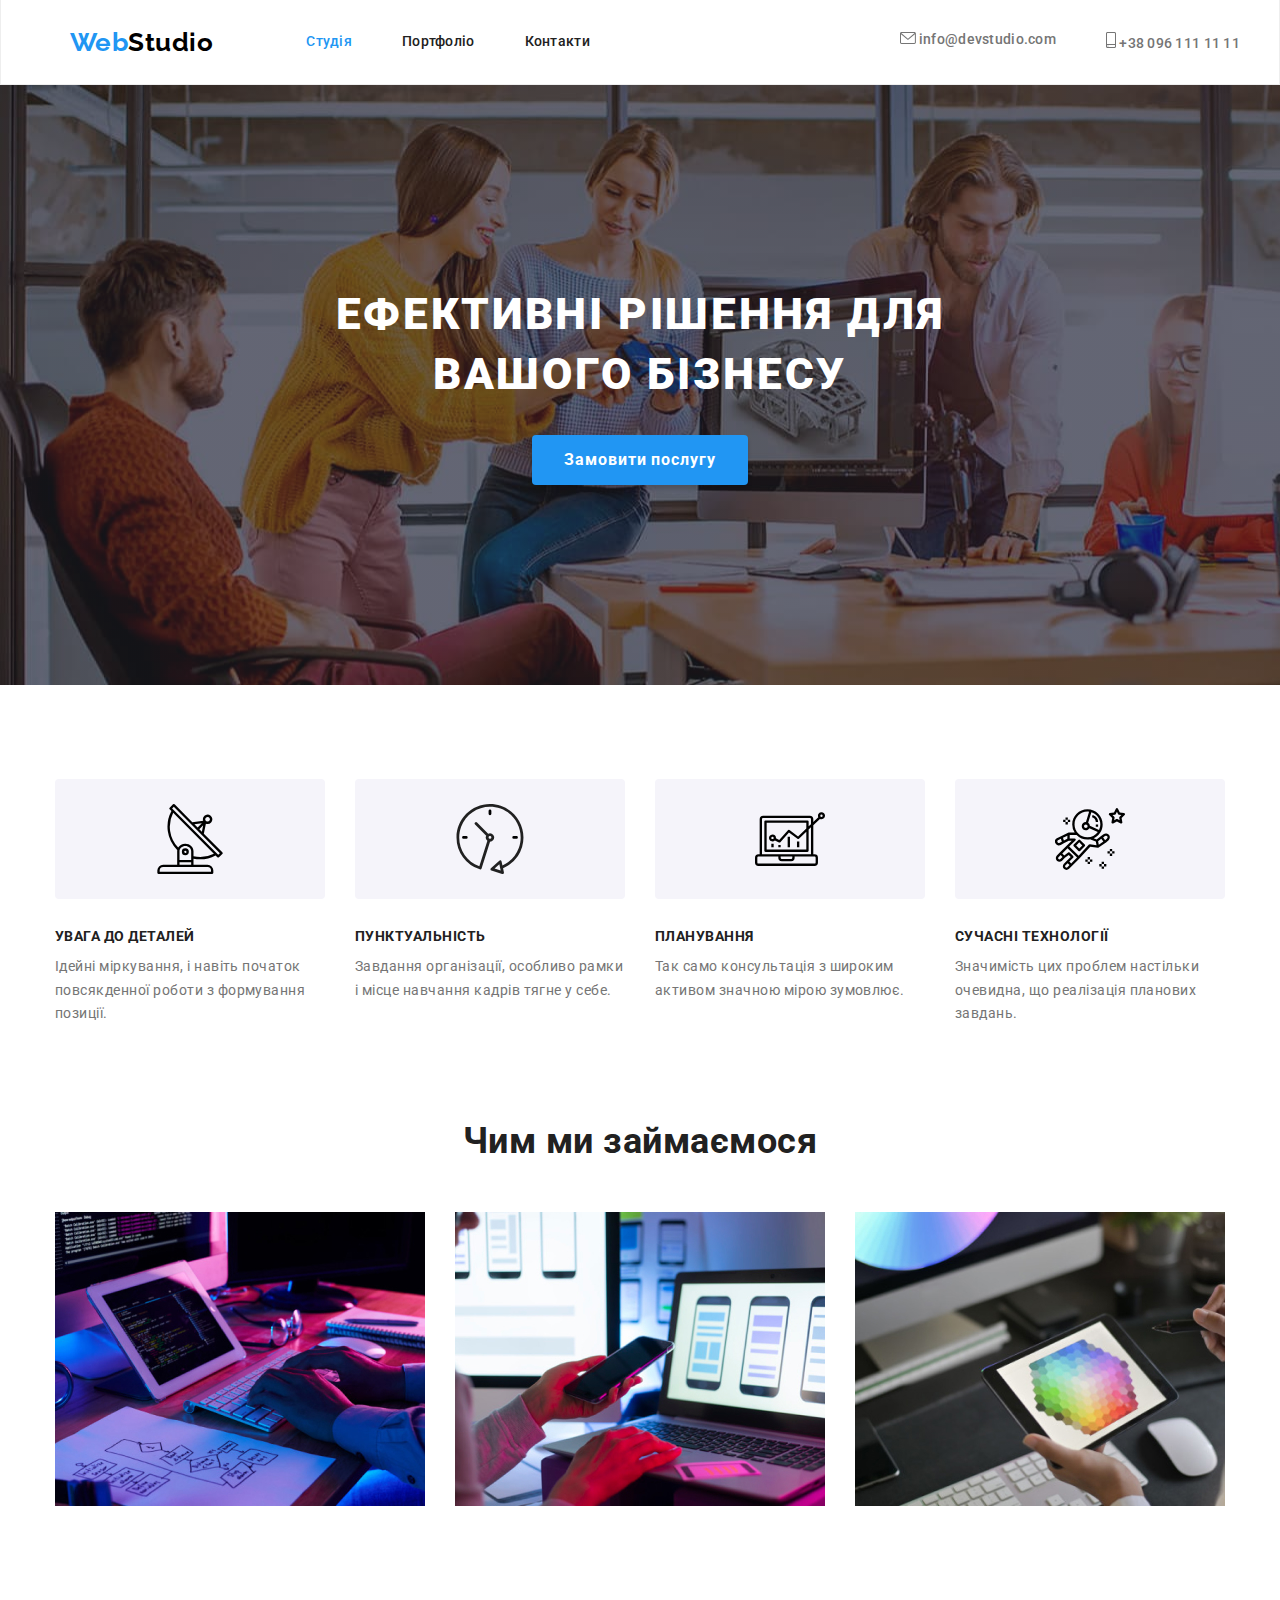
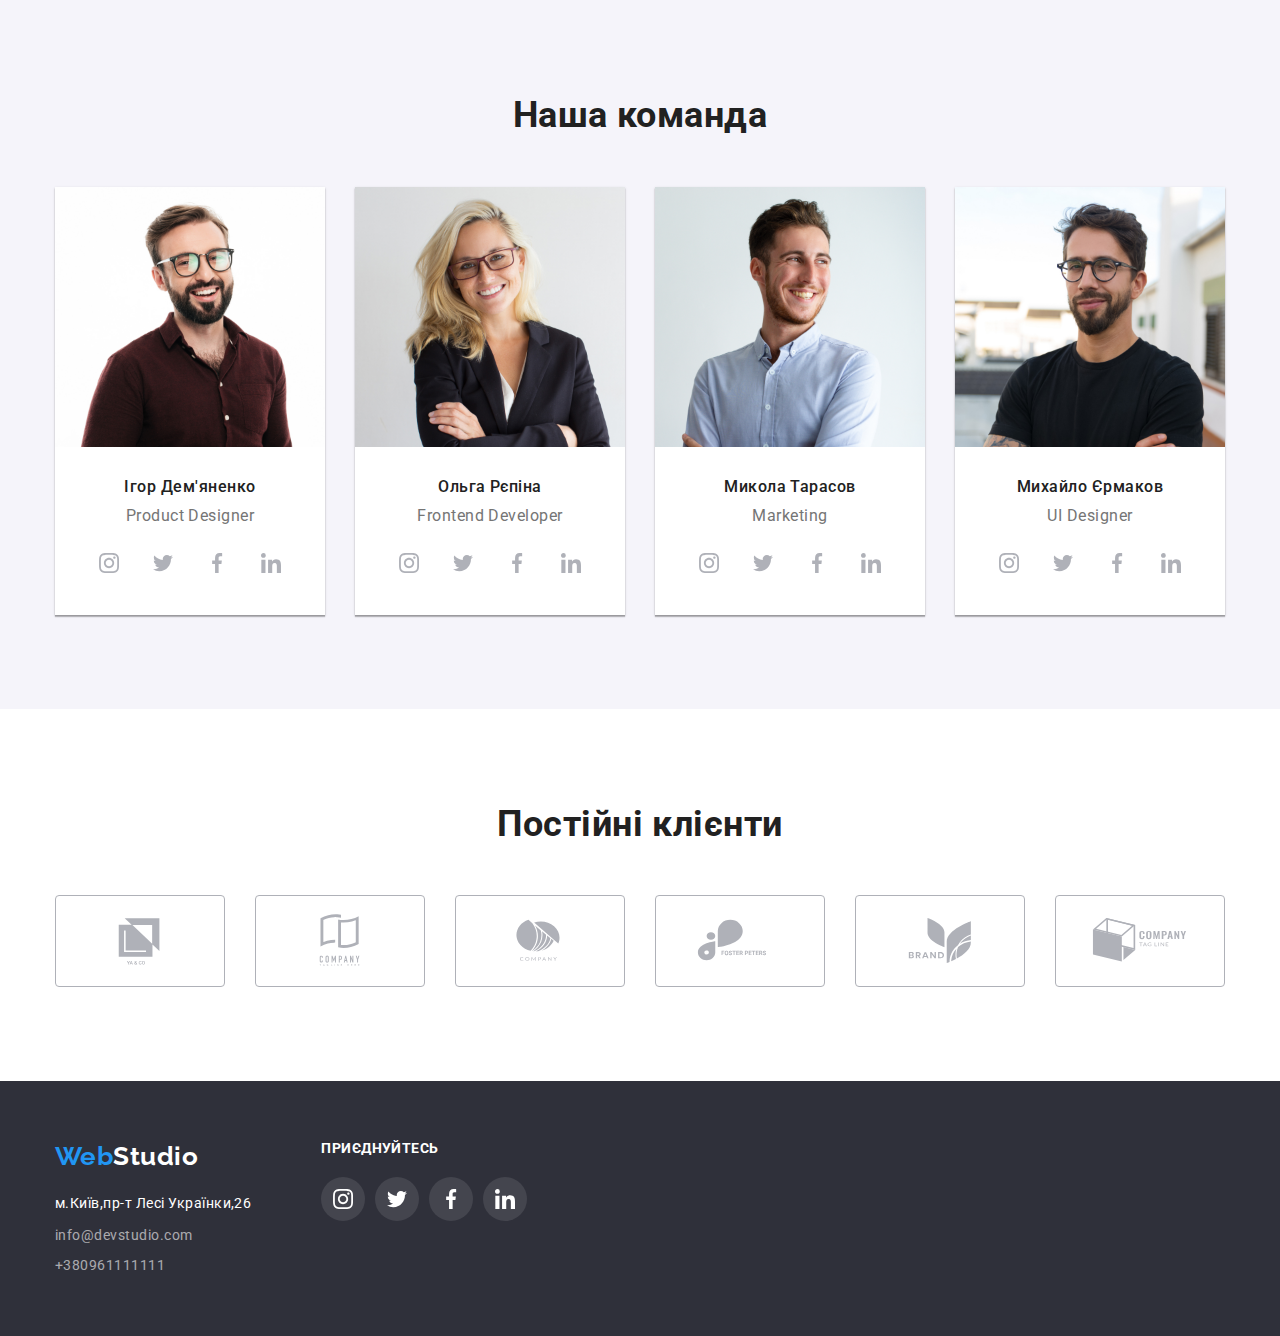
<file: index.html>
<!DOCTYPE html>
<html lang="uk">
  <head>
    <meta charset="UTF-8" />
    <meta http-equiv="X-UA-Compatible" content="IE=edge" />
    <meta name="viewport" content="width=device-width, initial-scale=1.0" />
    <title>Студія</title>
    <link rel="preconnect" href="https://fonts.googleapis.com" />
    <link rel="preconnect" href="https://fonts.gstatic.com" crossorigin />
    <link
      href="https://fonts.googleapis.com/css2?family=Raleway:wght@700&family=Roboto:wght@400;500;700;900&display=swap"
      rel="stylesheet"
    />
    <link
      rel="stylesheet"
      href="https://cdnjs.cloudflare.com/ajax/libs/modern-normalize/1.1.0/modern-normalize.min.css"
    />
    <link rel="stylesheet" href="css/styles.css" />
  </head>
  <body>
    <header class="header">
      <div class="container">
        <nav class="container main-nav">
          <a href="./index.html" class="logo-header"
            >Web<span class="blackstudio">Studio</span></a
          >
          <ul class="site-nav">
            <li class="item">
              <a href="./index.html" class="link current">Студія</a>
            </li>
            <li class="item">
              <a href="./portfolio.html" class="link">Портфоліо</a>
            </li>
            <li class="item">
              <a href="./index.html" class="link">Контакти</a>
            </li>
          </ul>
          <ul class="auto-nav">
            <li class="item">
              <a href="mailto:info@devstudio.com" class="link">
                <svg class="mail" width="16" height="12">
                  <use href="./images/icons.svg#icon-envelope"></use>
                </svg>
                info@devstudio.com</a
              >
            </li>
            <li class="item">
              <a href="tel:+380961111111" class="link">
                <svg class="tel" width="10" height="16">
                  <use href="./images/icons.svg#icon-smartphone"></use>
                </svg>
                +38 096 111 11 11</a
              >
            </li>
          </ul>
        </nav>
      </div>
    </header>

    <main class="main">
      <section class="hero">
        <div class="container">
          <h1 class="hero-title">ЕФЕКТИВНІ РІШЕННЯ ДЛЯ ВАШОГО БІЗНЕСУ</h1>
          <button type="button" class="button-primary">Замовити послугу</button>
        </div>
      </section>

      <section class="feature">
        <div class="container">
          <h2 class="visually-hidden">Особливості</h2>
          <ul class="feature-list">
            <li class="item">
              <div class="feature-soc-list">
                <a href="" class="feature-soc-link link">
                  <svg class="feature-soc-icon" width="70" height="70">
                    <use href="./images/icons.svg#icon-antenna"></use>
                  </svg>
                </a>
              </div>
              <h3 class="list-name">УВАГА ДО ДЕТАЛЕЙ</h3>
              <p class="sense">
                Ідейні міркування, і навіть початок повсякденної роботи з
                формування позиції.
              </p>
            </li>
            <li class="item">
              <div class="feature-soc-list">
                <a href="" class="feature-soc-link link">
                  <svg class="feature-soc-icon" width="70" height="70">
                    <use href="./images/icons.svg#icon-clock"></use>
                  </svg>
                </a>
              </div>
              <h3 class="list-name">ПУНКТУАЛЬНІСТЬ</h3>
              <p class="sense">
                Завдання організації, особливо рамки і місце навчання кадрів
                тягне у себе.
              </p>
            </li>
            <li class="item">
              <div class="feature-soc-list">
                <a href="" class="feature-soc-link link">
                  <svg class="feature-soc-icon" width="70" height="70">
                    <use href="./images/icons.svg#icon-diagram"></use>
                  </svg>
                </a>
              </div>
              <h3 class="list-name">ПЛАНУВАННЯ</h3>
              <p class="sense">
                Так само консультація з широким активом значною мірою зумовлює.
              </p>
            </li>
            <li class="item">
              <div class="feature-soc-list">
                <a href="" class="feature-soc-link link">
                  <svg class="feature-soc-icon" width="70" height="70">
                    <use href="./images/icons.svg#icon-astronaut"></use>
                  </svg>
                </a>
              </div>
              <h3 class="list-name">СУЧАСНІ ТЕХНОЛОГІЇ</h3>
              <p class="sense">
                Значимість цих проблем настільки очевидна, що реалізація
                планових завдань.
              </p>
            </li>
          </ul>
        </div>
      </section>

      <section class="section">
        <div class="container">
          <h2 class="section-title">Чим ми займаємося</h2>
          <ul class="images-list">
            <li class="images-list-box">
              <img src="images/box1.jpg" alt="box1" width="370" height="294" />
            </li>
            <li class="images-list-box">
              <img src="images/box2.jpg" alt="box2" width="370" height="294" />
            </li>
            <li class="images-list-box">
              <img src="images/box3.jpg" alt="box3" width="370" height="294" />
            </li>
          </ul>
        </div>
      </section>

      <section class="team">
        <div class="container">
          <h2 class="section-title">Наша команда</h2>
          <ul class="team-list">
            <li class="team-list-list">
              <img
                src="images/igordemianenko.jpg"
                alt="igordemianenko"
                width="270"
                height="260"
              />
              <div class="name-position">
                <h3 class="name">Ігор Дем'яненко</h3>
                <p class="position">Product Designer</p>
              </div>
              <ul class="team-soc-list list">
                <li class="team-soc-item">
                  <a href="" class="team-soc-link link">
                    <svg class="team-soc-icon" width="20" height="20">
                      <use href="./images/icons.svg#icon-instagram"></use>
                    </svg>
                  </a>
                </li>
                <li class="team-soc-item">
                  <a href="" class="team-soc-link link">
                    <svg class="team-soc-icon" width="20" height="20">
                      <use href="./images/icons.svg#icon-twitter"></use>
                    </svg>
                  </a>
                </li>
                <li class="team-soc-item">
                  <a href="" class="team-soc-link link">
                    <svg class="team-soc-icon" width="20" height="20">
                      <use href="./images/icons.svg#icon-facebook"></use>
                    </svg>
                  </a>
                </li>
                <li class="team-soc-item">
                  <a href="" class="team-soc-link link">
                    <svg class="team-soc-icon" width="20" height="20">
                      <use href="./images/icons.svg#icon-linkedin"></use>
                    </svg>
                  </a>
                </li>
              </ul>
            </li>
            <li class="team-list-list">
              <img
                src="images/olgarepina.jpg"
                alt="olgarepina"
                width="270"
                height="260"
              />
              <div class="name-position">
                <h3 class="name">Ольга Рєпіна</h3>
                <p class="position">Frontend Developer</p>
              </div>
              <ul class="team-soc-list list">
                <li class="team-soc-item">
                  <a href="" class="team-soc-link link">
                    <svg class="team-soc-icon" width="20" height="20">
                      <use href="./images/icons.svg#icon-instagram"></use>
                    </svg>
                  </a>
                </li>
                <li class="team-soc-item">
                  <a href="" class="team-soc-link link">
                    <svg class="team-soc-icon" width="20" height="20">
                      <use href="./images/icons.svg#icon-twitter"></use>
                    </svg>
                  </a>
                </li>
                <li class="team-soc-item">
                  <a href="" class="team-soc-link link">
                    <svg class="team-soc-icon" width="20" height="20">
                      <use href="./images/icons.svg#icon-facebook"></use>
                    </svg>
                  </a>
                </li>
                <li class="team-soc-item">
                  <a href="" class="team-soc-link link">
                    <svg class="team-soc-icon" width="20" height="20">
                      <use href="./images/icons.svg#icon-linkedin"></use>
                    </svg>
                  </a>
                </li>
              </ul>
            </li>
            <li class="team-list-list">
              <img
                src="images/mykolatarasov.jpg"
                alt="mykolatarasov"
                width="270"
                height="260"
              />
              <div class="name-position">
                <h3 class="name">Микола Тарасов</h3>
                <p class="position">Marketing</p>
              </div>
              <ul class="team-soc-list list">
                <li class="team-soc-item">
                  <a href="" class="team-soc-link link">
                    <svg class="team-soc-icon" width="20" height="20">
                      <use href="./images/icons.svg#icon-instagram"></use>
                    </svg>
                  </a>
                </li>
                <li class="team-soc-item">
                  <a href="" class="team-soc-link link">
                    <svg class="team-soc-icon" width="20" height="20">
                      <use href="./images/icons.svg#icon-twitter"></use>
                    </svg>
                  </a>
                </li>
                <li class="team-soc-item">
                  <a href="" class="team-soc-link link">
                    <svg class="team-soc-icon" width="20" height="20">
                      <use href="./images/icons.svg#icon-facebook"></use>
                    </svg>
                  </a>
                </li>
                <li class="team-soc-item">
                  <a href="" class="team-soc-link link">
                    <svg class="team-soc-icon" width="20" height="20">
                      <use href="./images/icons.svg#icon-linkedin"></use>
                    </svg>
                  </a>
                </li>
              </ul>
            </li>
            <li class="team-list-list">
              <img
                src="images/myhailoyermakov.jpg"
                alt="myhailoyermakov"
                width="270"
                height="260"
              />
              <div class="name-position">
                <h3 class="name">Михайло Єрмаков</h3>
                <p class="position">UI Designer</p>
              </div>
              <ul class="team-soc-list list">
                <li class="team-soc-item">
                  <a href="" class="team-soc-link link">
                    <svg class="team-soc-icon" width="20" height="20">
                      <use href="./images/icons.svg#icon-instagram"></use>
                    </svg>
                  </a>
                </li>
                <li class="team-soc-item">
                  <a href="" class="team-soc-link link">
                    <svg class="team-soc-icon" width="20" height="20">
                      <use href="./images/icons.svg#icon-twitter"></use>
                    </svg>
                  </a>
                </li>
                <li class="team-soc-item">
                  <a href="" class="team-soc-link link">
                    <svg class="team-soc-icon" width="20" height="20">
                      <use href="./images/icons.svg#icon-facebook"></use>
                    </svg>
                  </a>
                </li>
                <li class="team-soc-item">
                  <a href="" class="team-soc-link link">
                    <svg class="team-soc-icon" width="20" height="20">
                      <use href="./images/icons.svg#icon-linkedin"></use>
                    </svg>
                  </a>
                </li>
              </ul>
            </li>
          </ul>
        </div>
      </section>

      <section class="section">
        <div class="container">
          <h2 class="client-title">Постійні клієнти</h2>
          <ul class="clients">
            <li class="client-soc-list">
              <a href="" class="client-soc-link link">
                <svg class="client-soc-icon" width="106" height="60">
                  <use href="./images/icons.svg#icon-logo"></use>
                </svg>
              </a>
            </li>
            <li class="client-soc-list">
              <a href="" class="client-soc-link link">
                <svg class="client-soc-icon" width="106" height="60">
                  <use href="./images/icons.svg#icon-logo1"></use>
                </svg>
              </a>
            </li>
            <li class="client-soc-list">
              <a href="" class="client-soc-link link">
                <svg class="client-soc-icon" width="106" height="60">
                  <use href="./images/icons.svg#icon-logo2"></use>
                </svg>
              </a>
            </li>
            <li class="client-soc-list">
              <a href="" class="client-soc-link link">
                <svg class="client-soc-icon" width="106" height="60">
                  <use href="./images/icons.svg#icon-logo4"></use>
                </svg>
              </a>
            </li>
            <li class="client-soc-list">
              <a href="" class="client-soc-link link">
                <svg class="client-soc-icon" width="106" height="60">
                  <use href="./images/icons.svg#icon-logo6"></use>
                </svg>
              </a>
            </li>
            <li class="client-soc-list">
              <a href="" class="client-soc-link link">
                <svg class="client-soc-icon" width="106" height="60">
                  <use href="./images/icons.svg#icon-logo5"></use>
                </svg>
              </a>
            </li>
          </ul>
        </div>
      </section>
    </main>

    <footer class="footer">
      <div class="container container-brand">
        <div class="contacts-information">
          <a href="/index.html" class="logo"
            >Web<span class="whitestudio">Studio</span></a
          >
          <address class="contacts-address">
            <ul class="address-title">
              <li class="address-title-link">
                <a href="/" class="link-footer-form"
                  >м.Київ,пр-т Лесі Українки,26</a
                >
              </li>
              <li class="address-title-link">
                <a href="mailto:info@devstudio.com" class="link-footer"
                  >info@devstudio.com</a
                >
              </li>
              <li class="address-title-link">
                <a href="tel:+380961111111" class="link-footer"
                  >+380961111111</a
                >
              </li>
            </ul>
          </address>
        </div>
        <div class="information">
          <h2 class="footer-nav-title">Приєднуйтесь</h2>
          <ul class="social-information">
            <li class="footer-soc-list">
              <a href="" class="footer-soc-link link">
                <svg class="footer-soc-icon" width="20" height="20">
                  <use href="./images/icons.svg#icon-instagramfooter"></use>
                </svg>
              </a>
            </li>
            <li class="footer-soc-list">
              <a href="" class="footer-soc-link link">
                <svg class="footer-soc-icon" width="20" height="20">
                  <use href="./images/icons.svg#icon-twitterfooter"></use>
                </svg>
              </a>
            </li>
            <li class="footer-soc-list">
              <a href="" class="footer-soc-link link">
                <svg class="footer-soc-icon" width="20" height="20">
                  <use href="./images/icons.svg#icon-facebookfooter"></use>
                </svg>
              </a>
            </li>
            <li class="footer-soc-list">
              <a href="" class="footer-soc-link link">
                <svg class="footer-soc-icon" width="20" height="20">
                  <use href="./images/icons.svg#icon-linkedinfooter"></use>
                </svg>
              </a>
            </li>
          </ul>
        </div>
      </div>
    </footer>
  </body>
</html>
</file>
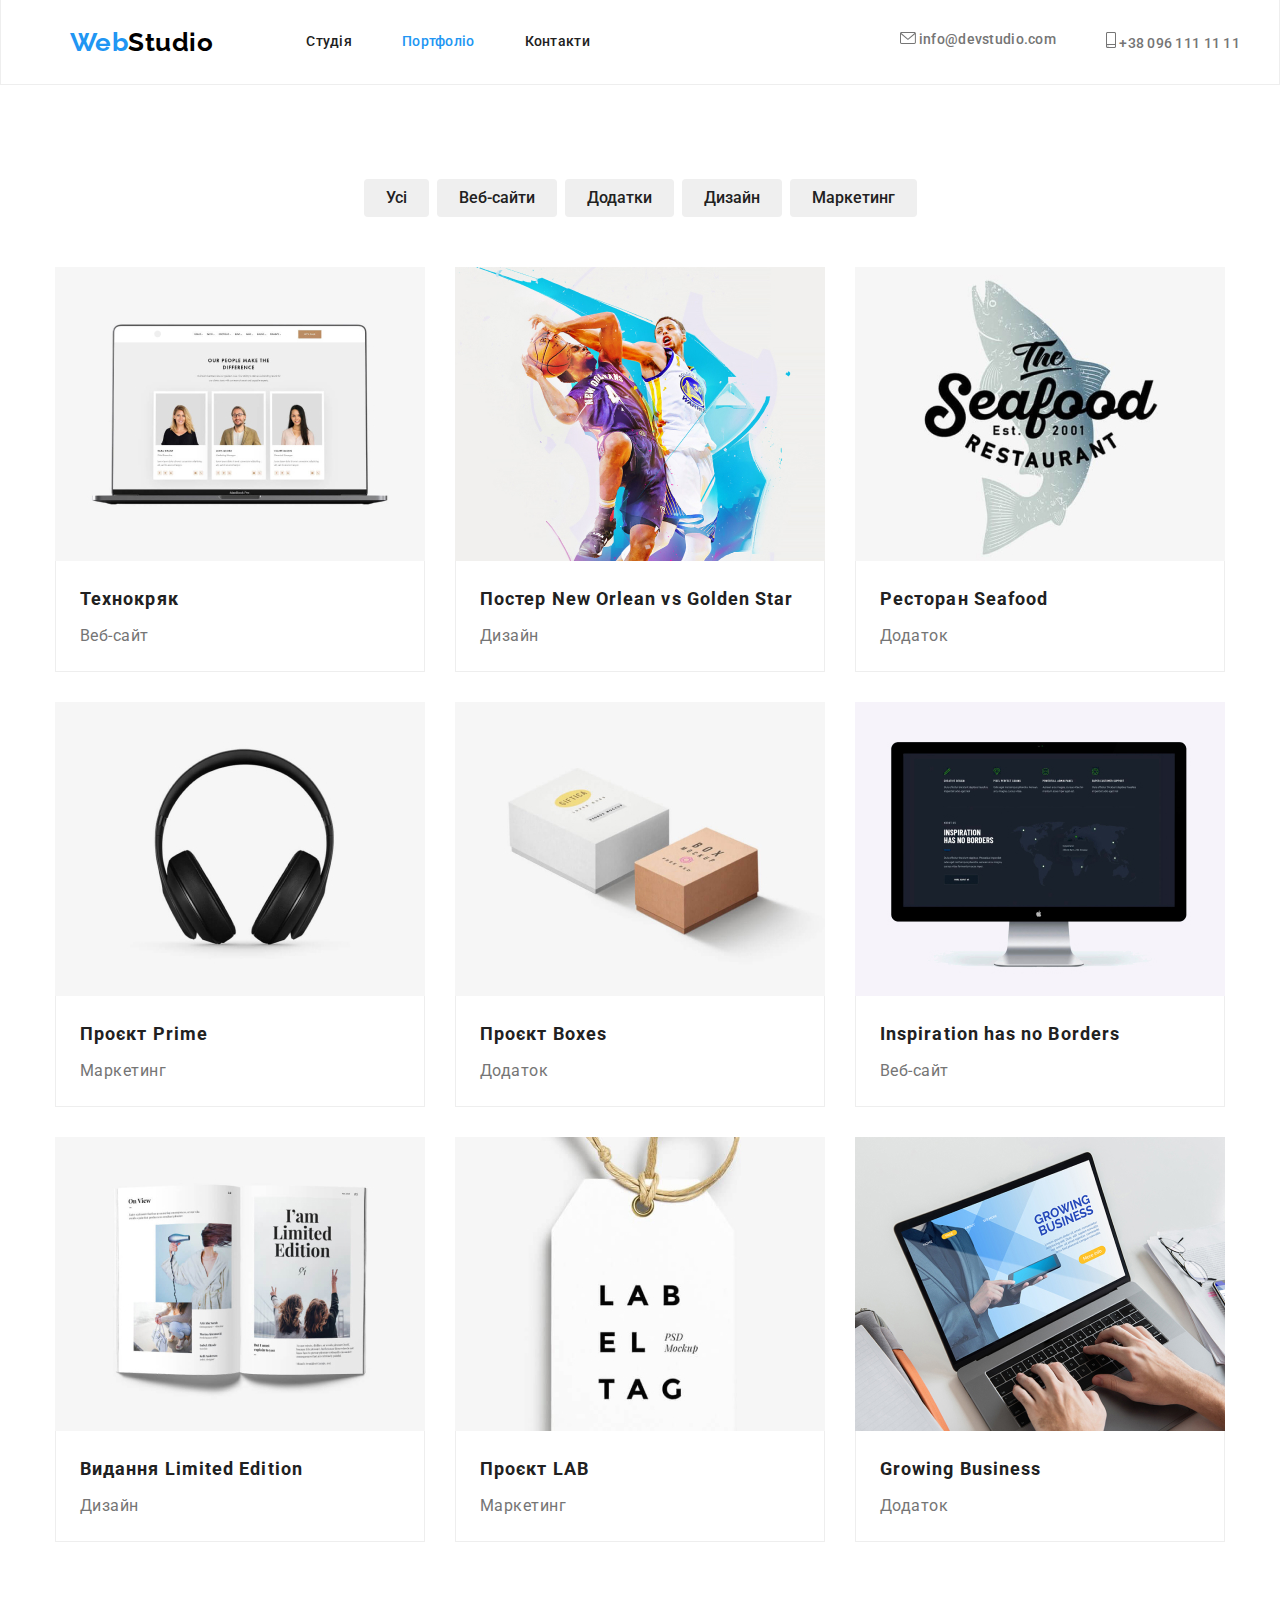
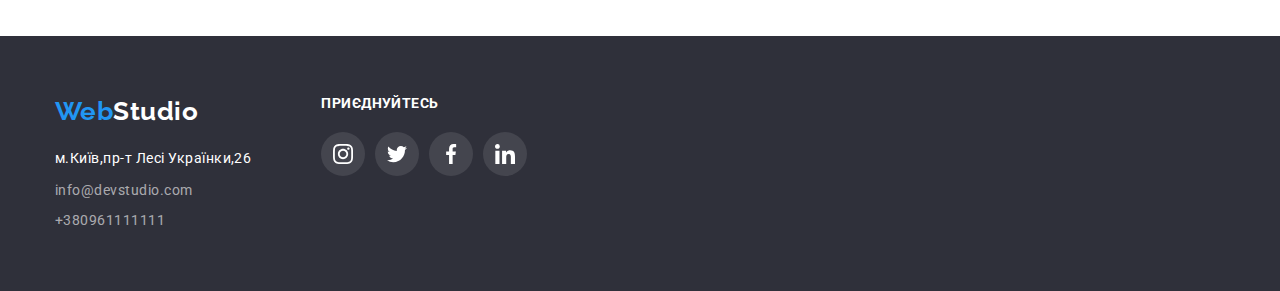
<file: portfolio.html>
<!DOCTYPE html>
<html lang="uk">
  <head>
    <meta charset="UTF-8" />
    <meta http-equiv="X-UA-Compatible" content="IE=edge" />
    <meta name="viewport" content="width=device-width, initial-scale=1.0" />
    <title>Портфоліо</title>
    <link rel="preconnect" href="https://fonts.googleapis.com" />
    <link rel="preconnect" href="https://fonts.gstatic.com" crossorigin />
    <link
      href="https://fonts.googleapis.com/css2?family=Raleway:wght@700&family=Roboto:wght@400;500;700;900&display=swap"
      rel="stylesheet"
    />
    <link
      rel="stylesheet"
      href="https://cdnjs.cloudflare.com/ajax/libs/modern-normalize/1.1.0/modern-normalize.min.css"
    />
    <link rel="stylesheet" href="css/styles.css" />
  </head>
  <body>
    <header class="header">
      <div class="container">
        <nav class="container main-nav">
          <a href="./index.html" class="logo-header"
            >Web<span class="blackstudio">Studio</span></a
          >
          <ul class="site-nav">
            <li class="item">
              <a href="./index.html" class="link">Студія</a>
            </li>
            <li class="item">
              <a href="./portfolio.html" class="link current">Портфоліо</a>
            </li>
            <li class="item">
              <a href="./index.html" class="link">Контакти</a>
            </li>
          </ul>

          <ul class="auto-nav">
            <li class="item">
              <a href="mailto:info@devstudio.com" class="link">
                <svg class="mail" width="16" height="12">
                  <use href="./images/icons.svg#icon-envelope"></use>
                </svg>
                info@devstudio.com</a
              >
            </li>
            <li class="item">
              <a href="tel:+380961111111" class="link">
                <svg class="tel" width="10" height="16">
                  <use href="./images/icons.svg#icon-smartphone"></use>
                </svg>
                +38 096 111 11 11</a
              >
            </li>
          </ul>
        </nav>
      </div>
    </header>

    <main class="main">
      <section class="navigation">
        <div class="container">
          <h2 class="visually-hidden">Навігація</h2>
          <ul class="buttons">
            <li class="buttons-list">
              <button type="button" class="button secondary">Усі</button>
            </li>
            <li class="buttons-list">
              <button type="button" class="button secondary">Веб-сайти</button>
            </li>
            <li class="buttons-list">
              <button type="button" class="button secondary">Додатки</button>
            </li>
            <li class="buttons-list">
              <button type="button" class="button secondary">Дизайн</button>
            </li>
            <li class="buttons-list">
              <button type="button" class="button secondary">Маркетинг</button>
            </li>
          </ul>

          <ul class="project-list">
            <li class="project-list-list">
              <img
                src="images/tehnokriak.jpg"
                alt="tehnokriak"
                width="370"
                height="294"
              />
              <div class="project-position">
                <h3 class="project-title">Технокряк</h3>
                <p class="title">Веб-сайт</p>
              </div>
            </li>
            <li class="project-list-list">
              <img
                src="images/posterneworlean.jpg"
                alt="posterneworlean"
                width="370"
                height="294"
              />
              <div class="project-position">
                <h3 class="project-title">Постер New Orlean vs Golden Star</h3>
                <p class="title">Дизайн</p>
              </div>
            </li>
            <li class="project-list-list">
              <img
                src="images/seafood.jpg"
                alt="seafood"
                width="370"
                height="294"
              />
              <div class="project-position">
                <h3 class="project-title">Ресторан Seafood</h3>
                <p class="title">Додаток</p>
              </div>
            </li>
            <li class="project-list-list">
              <img
                src="images/projectprime.jpg"
                alt="projectprime"
                width="370"
                height="294"
              />
              <div class="project-position">
                <h3 class="project-title">Проєкт Prime</h3>
                <p class="title">Маркетинг</p>
              </div>
            </li>
            <li class="project-list-list">
              <img
                src="images/projectboxes.jpg"
                alt="projectboxes"
                width="370"
                height="294"
              />
              <div class="project-position">
                <h3 class="project-title">Проєкт Boxes</h3>
                <p class="title">Додаток</p>
              </div>
            </li>
            <li class="project-list-list">
              <img
                src="images/inspiration.jpg"
                alt="inspiration"
                width="370"
                height="294"
              />
              <div class="project-position">
                <h3 class="project-title">Inspiration has no Borders</h3>
                <p class="title">Веб-сайт</p>
              </div>
            </li>
            <li class="project-list-list">
              <img
                src="images/limitededition.jpg"
                alt="limitededition"
                width="370"
                height="294"
              />
              <div class="project-position">
                <h3 class="project-title">Видання Limited Edition</h3>
                <p class="title">Дизайн</p>
              </div>
            </li>
            <li class="project-list-list">
              <img
                src="images/projectlab.jpg"
                alt="projectlab"
                width="370"
                height="294"
              />
              <div class="project-position">
                <h3 class="project-title">Проєкт LAB</h3>
                <p class="title">Маркетинг</p>
              </div>
            </li>
            <li class="project-list-list">
              <img
                src="images/growingbusiness.jpg"
                alt="growingbusiness"
                width="370"
                height="294"
              />
              <div class="project-position">
                <h3 class="project-title">Growing Business</h3>
                <p class="title">Додаток</p>
              </div>
            </li>
          </ul>
        </div>
      </section>
    </main>

    <footer class="footer">
      <div class="container container-brand">
        <div class="contacts-information">
          <a href="/index.html" class="logo"
            >Web<span class="whitestudio">Studio</span></a
          >
          <address class="contacts-address">
            <ul class="address-title">
              <li class="address-title-link">
                <a href="/" class="link-footer-form"
                  >м.Київ,пр-т Лесі Українки,26</a
                >
              </li>
              <li class="address-title-link">
                <a href="mailto:info@devstudio.com" class="link-footer"
                  >info@devstudio.com</a
                >
              </li>
              <li class="address-title-link">
                <a href="tel:+380961111111" class="link-footer"
                  >+380961111111</a
                >
              </li>
            </ul>
          </address>
        </div>
        <div class="information">
          <h2 class="footer-nav-title">Приєднуйтесь</h2>
          <ul class="social-information">
            <li class="footer-soc-list">
              <a href="" class="footer-soc-link link">
                <svg class="footer-soc-icon" width="20" height="20">
                  <use href="./images/icons.svg#icon-instagramfooter"></use>
                </svg>
              </a>
            </li>
            <li class="footer-soc-list">
              <a href="" class="footer-soc-link link">
                <svg class="footer-soc-icon" width="20" height="20">
                  <use href="./images/icons.svg#icon-twitterfooter"></use>
                </svg>
              </a>
            </li>
            <li class="footer-soc-list">
              <a href="" class="footer-soc-link link">
                <svg class="footer-soc-icon" width="20" height="20">
                  <use href="./images/icons.svg#icon-facebookfooter"></use>
                </svg>
              </a>
            </li>
            <li class="footer-soc-list">
              <a href="" class="footer-soc-link link">
                <svg class="footer-soc-icon" width="20" height="20">
                  <use href="./images/icons.svg#icon-linkedinfooter"></use>
                </svg>
              </a>
            </li>
          </ul>
        </div>
      </div>
    </footer>
  </body>
</html>
</file>
<file: css/styles.css>
/*general*/

*{
    list-style: none;
    box-sizing: border-box;
}
p,
h1,
h2,
h3,
h4,
h5,
h6 {
    margin: 0;
}

ul,
ol {
    margin: 0;
    padding-left: 0;
    list-style: none;
}

button {
    cursor: pointer;
    font-family: inherit;
}

address {
    font-style: normal;
}

a {
    text-decoration: none;
}

img {
    display: block;
}

:root{
--primary-text-color:#212121;
--title-text-color:#757575;
--accent-color:#2196F3;
--primary-bg-color:#F5F4FA;
--primary-white-color:#F5F5F5;
--header-white-color: #FFFFFF;
--hero-color:#2F303A;
--button-hero-color:#188CE8;
--header-logo-color:#000000;
--icon-color:#AFB1B8;
}

body{
    color: var(--primary-text-color);
    font-family: Roboto,sans-serif;
    font-style: normal;
    letter-spacing: 0.03em;
}

ul{
    list-style: none;
}

button {
    font-family: inherit;
}

.list {
    padding: 0;
    margin: 0;
    list-style: none;
}

.header{
    border: 1px solid #EEEEEE;
    border-top: none;
    
    background-color:var(--header-white-color);
}

.container {
    width: 1200px;
    padding-left: 15px;
    padding-right: 15px;
    margin: 0 auto;
    
}

.main-nav{
    display: flex;
    align-items: center;
}

.logo-header{
    margin-top: 0;
    margin-bottom: 0;

    color: var(--accent-color);

    font-family: Raleway, sans-serif;
    font-weight: 700;
    font-size: 26px;
    line-height: 1.19;
    text-decoration: none;
}

.logo{
    margin-top: 0;
    margin-bottom: 20px;

    color: var(--accent-color);

    font-family: Raleway, sans-serif;
    font-weight: 700;
    font-size: 26px;
    line-height: 1.19;
    text-decoration: none;
}

.logo-header .blackstudio{
    color:var(--header-logo-color);
}

.site-nav{
    display: flex; 
    margin-left: 93px; 
}

.site-nav .item + .item,
.auto-nav .item +.item{
margin-left: 50px;
}
    
.site-nav .link{
    display:block;
    padding-top: 32px;
    padding-bottom:32px;

    color: var(--primary-text-color);
    font-weight: 500;
    font-size: 14px;
    line-height: 1.14;
    letter-spacing: 0.02em;
    text-decoration: none;
}

.site-nav .link:hover,
.site-nav .link:focus{
    color: var(--accent-color);
}

.site-nav .link.current{
    color: var(--accent-color);
}

.auto-nav {
    display: flex;
    margin-left: auto;
}

.auto-nav .link{
    display: block;
    padding-top: 32px;
    padding-bottom: 32px;
    
    color: var(--title-text-color);
    font-weight: 500;
    font-size: 14px;
    line-height: 1.14;
    letter-spacing: 0.02em;
    text-decoration: none;
}

.auto-nav .link:hover,
.auto-nav .link:focus{
    color: var(--accent-color);
}

.link .mail{
fill: var(--title-text-color);
}

.link .mail:hover,
.link .mail:focus{
    fill: var(--accent-color);
}

.link .tel {
    fill: var(--title-text-color);
}

.link .tel:hover,
.link .tel:focus {
    fill: var(--accent-color);
}

.navigation-title,
.feature-title {
    display: none;
}

.footer{
    padding-top: 60px;
    padding-bottom: 60px;
    
    background-color:var(--hero-color);
}

.container-brand{
    display: flex;
    gap: 70px;
}

.logo .whitestudio {
    margin-top: 0;
    margin-bottom: 0;

    color: var(--header-white-color);
}

.contacts-information{
    display: block;  
}

.address-title{
    margin-top: 20px;
    margin-bottom: 0;
}

.address-title-link{
    margin-top: 0;
    margin-bottom: 9px;
}

.address-title-link:last-child {
    margin-bottom: 0;
}

.link-footer-form{
    color: var(--header-white-color);
    font-style: normal;
    font-size: 14px;
    line-height: 1.71;
    text-decoration: none;
}

.link-footer:hover,
.link-footer:focus {
    color: var(--accent-color);
}

.link-footer{
    color: rgba(255, 255, 255, 0.6);
    font-style: normal;
    font-size: 14px;
    line-height: 1.5;
    text-decoration: none;
}

.information {
    display: block;   
}

.footer-nav-title {
    display: flex;
    margin-top: 0;
    margin-bottom: 20px;
   
    color: var(--header-white-color);
    font-weight: 700;
    font-size: 14px;
    line-height: 1.14;
    letter-spacing: 0.03em;
    text-transform: uppercase;
}

.social-information {
    display: flex;
    align-items: baseline;
    gap: 10px;   
}

.footer-soc-list {
    display: flex;
    justify-content: center;
    align-items: center;
    margin-top: 0;
    margin-bottom: 0;            
}

.footer-soc-link {
    display: flex;
    width: 44px;
    height: 44px;
    border-radius: 50%;
    background-color: rgba(255, 255, 255, 0.1);
    justify-content: center;
    align-items: center;
    margin-bottom: 0;
    margin-top: 0;
}

.footer-soc-icon {
    fill:var(--header-white-color);
}

.footer-soc-icon:hover,
.footer-soc-icon:focus{
    color: var(--header-white-color);
}

.footer-soc-link:hover,
.footer-soc-link:focus{
    background-color: var(--accent-color);
}


                                    /*index.html*/

.hero {
    padding-top: 200px;
    padding-bottom: 200px;

    background-color: var(--hero-color);
    background-image:linear-gradient(rgba(47, 48, 58, 0.4), rgba(47, 48, 58, 0.4)), url(../images/hero-bg.jpg);
    background-repeat: no-repeat;
    background-size: cover;
    max-width: 1600px;
    margin: 0 auto;
}

.hero-title {
    margin: 0 auto;
    margin-bottom: 30px;
    max-width: 696px;
    text-transform: uppercase;
    
    color: var(--header-white-color);
    font-weight: 900;
    font-size: 44px;
    line-height: 1.36;
    letter-spacing: 0.06em;
    text-align: center;
}

.button-primary {
    width: 216px;
    height: 50px;
    display: block;
    border-radius: 4px;
    box-shadow: 0px 4px 4px rgba(0, 0, 0, 0.15);
    margin: 0 auto;
    border-style:none;
    
    color: var(--header-white-color);
    background-color: var(--accent-color);
    font-weight: 700;
    font-size: 16px;
    line-height: 1.88;
    text-align: center;
    letter-spacing: 0.06em;
    cursor: pointer;
}

.button-primary:hover,
.button-primary:focus {
        color: var(--primary-white-color);
        background-color: var(--button-hero-color)
    }

.feature{
    padding-top: 94px;    
}

.visually-hidden{
    position: absolute;
    width: 1px;
    height: 1px;
    margin: -1px;
    border: 0;
    padding: 0;
    white-space: nowrap;
    clip-path: inset(100%);
    clip: rect(0 0 0 0);
    overflow: hidden;
}

.feature-list{
    display: flex;
    gap: 30px;   
}

.feature-list .item{
    width: calc((100% - 30px * 3) / 4);
}

.feature-soc-list{
    display: flex;
    justify-content: center;
    border-radius: 4px;
    width: 270px;
    height: 120px;
    margin-bottom: 30px;
    background-color: var(--primary-bg-color);  
}

.feature-soc-link{
    width: 100%;
    height: 100%;
    display: flex;
    justify-content: center;
    align-items: center;
}

.feature-list .list-name {
    margin-top: 0;
    margin-bottom: 10px;
    
    color: var(--primary-text-color);
    font-weight: 700;
    font-size: 14px;
    line-height: 1.14;
}

.feature-list .sense {
    margin-top: 0;
    margin-bottom:0;
    
    color: var(--title-text-color);
    font-size: 14px;
    line-height: 1.71;
}

.section {
    padding-top: 94px;
    padding-bottom: 94px;
}

.section-title {
    margin-top: 0;
    margin-bottom: 50px;

    color: var(--primary-text-color);
    font-weight: 700;
    font-size: 36px;
    line-height: 1.17;
    text-align: center;
}

.images-list{
    display: flex;
    gap: 30px;
}

.images-list-box{
    width: calc((100% - 30px * 2) / 3);
}

.team {
    padding-top: 94px;
    padding-bottom: 94px;
    
    background-color: var(--primary-bg-color);
}

.team-list{
    display: flex;
    gap: 30px;
}

.team-list-list{
    width: calc((100% - 30px * 3) / 4);
    background-color: var(--header-white-color);
    box-shadow: 0px 1px 3px rgba(0, 0, 0, 0.12), 0px 1px 1px rgba(0, 0, 0, 0.14), 0px 2px 1px rgba(0, 0, 0, 0.2);
}

.name-position{
    padding-top: 30px;
    padding-bottom: 0;    
}

.team .name {
    margin-top: 0px;
    margin-bottom: 10px;
    
    color: var(--primary-text-color);
    font-weight: 500;
    font-size: 16px;
    line-height: 1.19;
    text-align: center;
}

.team .position {
    margin-top: 0;
    margin-bottom: 16px;
    
    color: var(--title-text-color);
    font-size: 16px;
    line-height: 1.19;
    text-align: center;  
}

.team-soc-list {
    margin-top: 0;
    margin-bottom: 30px;
    display: flex;
    justify-content: center;
    gap: 10px;   
}

.team-soc-item {
    margin-top: 0;
    margin-bottom: 0;
    width: 44px;
    height: 44px;   
}

.team-soc-link {
    width: 100%;
    height: 100%;
    border-radius: 50%;
    background-color:var(--header-white-color);
    display: flex;
    justify-content: center;
    align-items: center;
}

.team-soc-icon {
    fill: var(--icon-color);
}

.team-soc-icon:hover,
.team-soc-icon:focus {
    color: var(--header-white-color);
}

.team-soc-link:hover,
.team-soc-link:focus{
    background-color:var(--accent-color);
}

.team-soc-link:hover .team-soc-icon,
.team-soc-link:focus .team-soc-icon{
    fill: var(--header-white-color);
}

.client-title {
    margin-top: 0;
    margin-bottom: 50px;
    
    color: var(--primary-text-color);
    font-weight: 700;
    font-size: 36px;
    line-height: 1.17;
    text-align: center;
}

.clients{
    display: flex;
    flex-wrap: wrap;
    margin: 0;
    padding: 0;
    list-style: none;
}


.client-soc-list:not(:last-child) {
    margin-right: 30px; 
}

.client-soc-link {
    display: inline-flex;
    width: 170px;
    height: 92px;
    justify-content: center;
    align-items: center;
    color: var(--icon-color);
    border: 1px solid var(--icon-color);
    border-radius: 4px;
}

.client-soc-icon {
    fill: currentColor;
}

.client-soc-link:hover,
.client-soc-link:focus {
    border: 1px solid var(--accent-color);
    color: var(--accent-color);
}

                                /*portfolio.html*/

.navigation{
    padding-top: 94px;
    padding-bottom: 94px;
}

.buttons{
    margin-top: 0;
    margin-bottom: 50px;
    display:flex;
    justify-content: center;
    gap: 8px; 
}

.buttons-list{
        margin-top: 0;
        margin-bottom: 0;        
}

.buttons .button.secondary {
    padding: 6px 22px;
    color: var(--primary-text-color);
    font-weight: 500;
    font-size: 16px;
    line-height: 1.63;
    text-align: center;
    text-decoration: none;
    cursor: pointer;
    border-radius: 4px;
    border: 1px solid transparent;
    border-style: none;
    
}

.button.secondary:hover,
.button.secondary:focus {
    color: var(--primary-white-color);
    background-color: var(--accent-color); 
    box-shadow: 1px 3px 1px rgba(0, 0, 0, 0.1), 0px 1px 2px rgba(0, 0, 0, 0.8), 0px 2px 2px rgba(0, 0, 0, 0.12);
}

.project-list{
    
    display: flex;
    flex-wrap: wrap;
    gap: 30px; 
}

.project-list-list{
    width: calc((100% - 60px) / 3);
}

.project-list-list:hover,
.project-list-list:focus{
    box-shadow: 0px 4px 4px rgba(0, 0, 0, 0.25);
}

.project-position{
    padding: 20px 24px;
    border: 1px solid #EEEEEE;
    border-top: none;
}

.project-title{
    margin-top: 0;
    margin-bottom: 4px;
    
    color: var(--primary-text-color);
    font-weight: 700;
    font-size: 18px;
    line-height: 2;
    letter-spacing: 0.06em;
}

.title{
    margin-top: 0;
    margin-bottom: 0;
    
    color: var(--title-text-color);
    font-size: 16px;
    line-height: 1.88;
}
</file>
